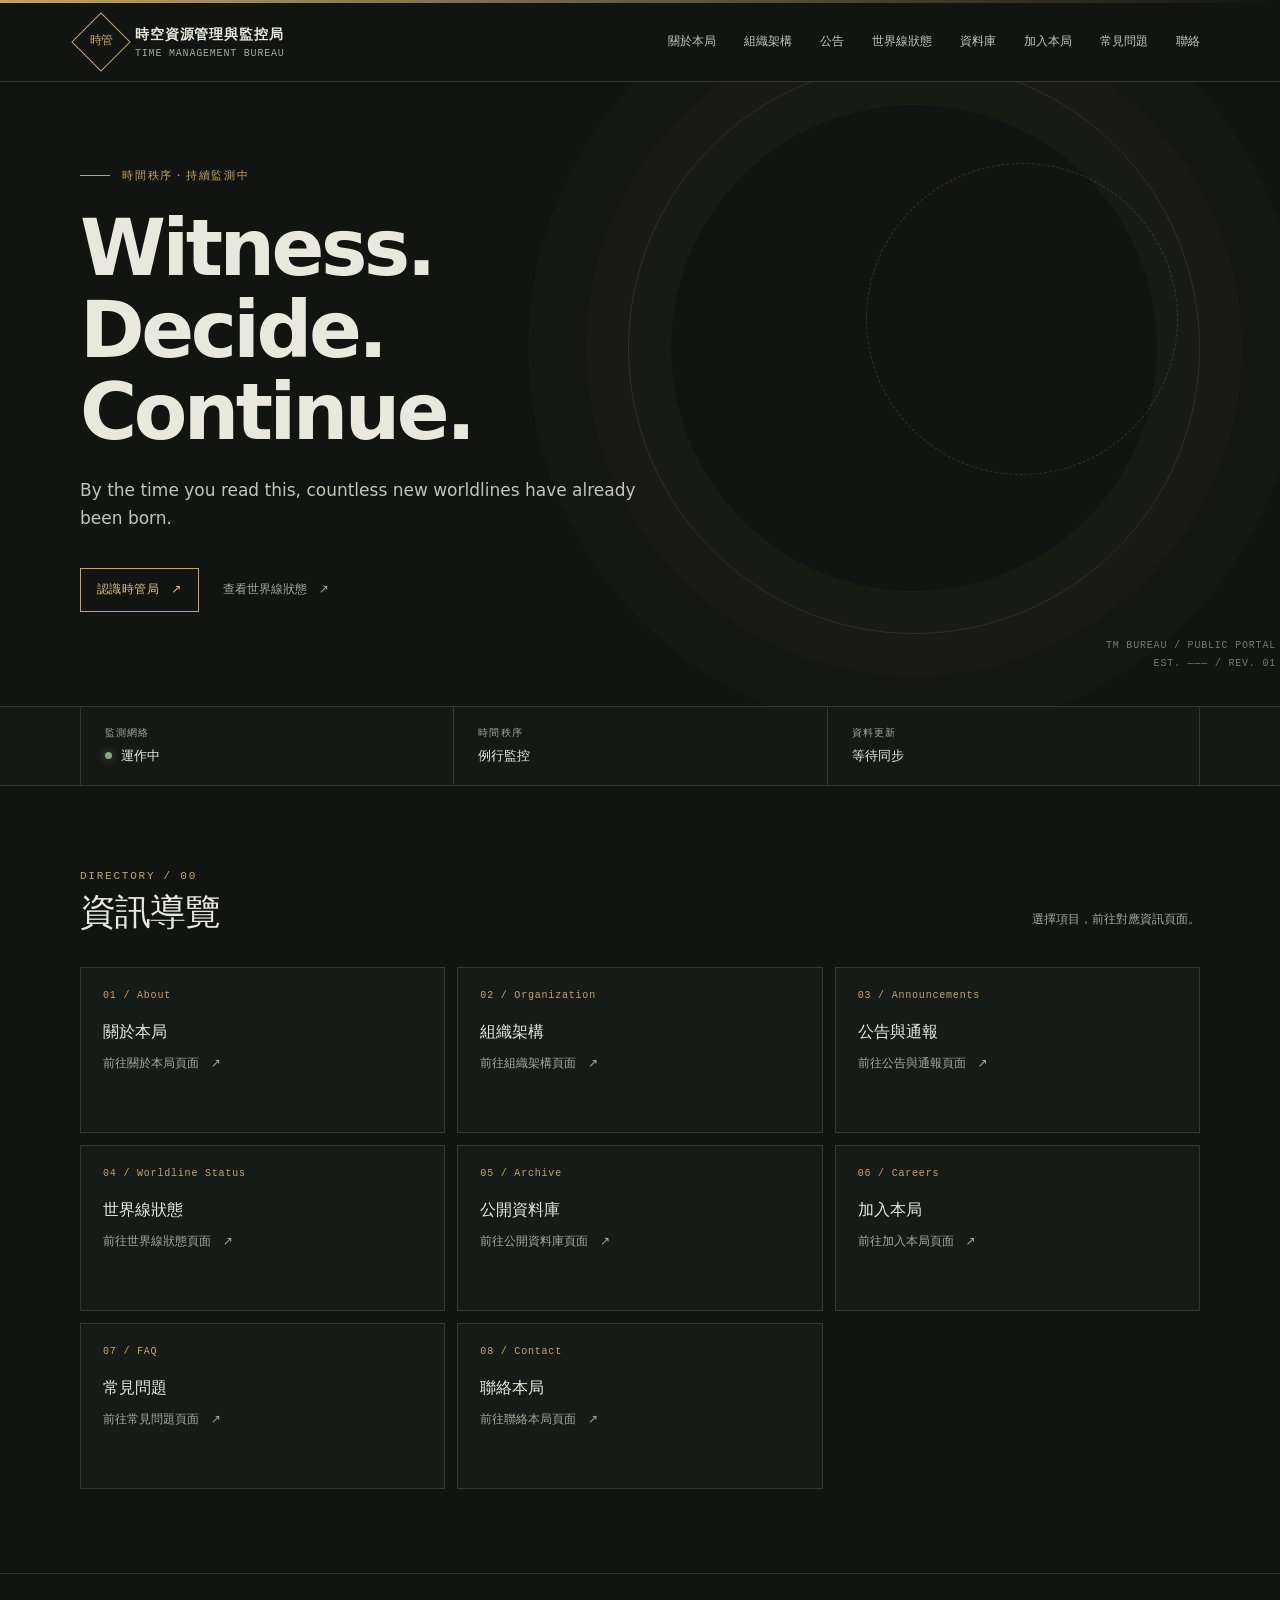
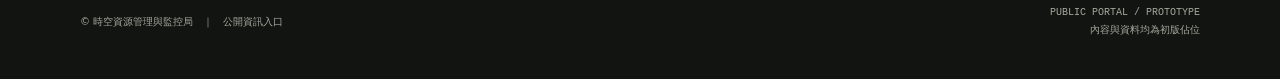
<file: index.html>
<!doctype html>
<html lang="zh-Hant">
<head>
  <meta charset="utf-8">
  <meta name="viewport" content="width=device-width, initial-scale=1">
  <meta name="theme-color" content="#111411">
  <title>時空資源管理與監控局｜Time Management Bureau</title>
  <link rel="stylesheet" href="style.css">
</head>
<body>
  <div class="topline"></div>
  <header><div class="wrap head">
    <a class="brand" href="index.html" aria-label="時管局首頁"><div class="seal"><span>時管</span></div><div><div class="brand-name">時空資源管理與監控局</div><div class="brand-en">TIME MANAGEMENT BUREAU</div></div></a>
    <button class="nav-toggle" aria-expanded="false" aria-controls="main-nav">選單　＋</button>
    <nav id="main-nav" aria-label="主要導覽"><a href="about.html">關於本局</a><a href="organization.html">組織架構</a><a href="announcements.html">公告</a><a href="worldline.html">世界線狀態</a><a href="archive.html">資料庫</a><a href="careers.html">加入本局</a><a href="faq.html">常見問題</a><a href="contact.html">聯絡</a></nav>
  </div></header>
  <main id="top">
    <section class="hero"><div class="wrap hero-inner"><div class="eyebrow">時間秩序・持續監測中</div><h1><span>Witness.</span><span>Decide.</span><span>Continue.</span></h1><p class="subtitle">By the time you read this, countless new worldlines have already been born.</p><div class="hero-actions"><a class="button" href="about.html">認識時管局 <span>↗</span></a><a class="text-link" href="worldline.html">查看世界線狀態　↗</a></div></div><div class="hero-stamp">TM BUREAU / PUBLIC PORTAL<br>EST. ——— / REV. 01</div></section>
    <div class="status-strip" aria-label="局務概況"><div class="wrap status-grid"><div class="status-item"><div class="status-label">監測網絡</div><div class="status-value"><i class="dot"></i>運作中</div></div><div class="status-item"><div class="status-label">時間秩序</div><div class="status-value">例行監控</div></div><div class="status-item"><div class="status-label">資料更新</div><div class="status-value">等待同步</div></div></div></div>
    <section class="section home-links"><div class="wrap"><div class="section-head"><div><div class="kicker">DIRECTORY / 00</div><h2>資訊導覽</h2></div><p class="section-note">選擇項目，前往對應資訊頁面。</p></div><div class="org-grid"><a class="card" href="about.html"><div class="card-id">01 / About</div><h3>關於本局</h3><p>前往關於本局頁面　↗</p></a>
<a class="card" href="organization.html"><div class="card-id">02 / Organization</div><h3>組織架構</h3><p>前往組織架構頁面　↗</p></a>
<a class="card" href="announcements.html"><div class="card-id">03 / Announcements</div><h3>公告與通報</h3><p>前往公告與通報頁面　↗</p></a>
<a class="card" href="worldline.html"><div class="card-id">04 / Worldline Status</div><h3>世界線狀態</h3><p>前往世界線狀態頁面　↗</p></a>
<a class="card" href="archive.html"><div class="card-id">05 / Archive</div><h3>公開資料庫</h3><p>前往公開資料庫頁面　↗</p></a>
<a class="card" href="careers.html"><div class="card-id">06 / Careers</div><h3>加入本局</h3><p>前往加入本局頁面　↗</p></a>
<a class="card" href="faq.html"><div class="card-id">07 / FAQ</div><h3>常見問題</h3><p>前往常見問題頁面　↗</p></a>
<a class="card" href="contact.html"><div class="card-id">08 / Contact</div><h3>聯絡本局</h3><p>前往聯絡本局頁面　↗</p></a></div></div></section>
  </main>
  <footer><div class="wrap foot"><div>© 時空資源管理與監控局　｜　公開資訊入口</div><div class="foot-meta">PUBLIC PORTAL / PROTOTYPE<br>內容與資料均為初版佔位</div></div></footer><script src="script.js"></script>
</body>
</html>
</file>
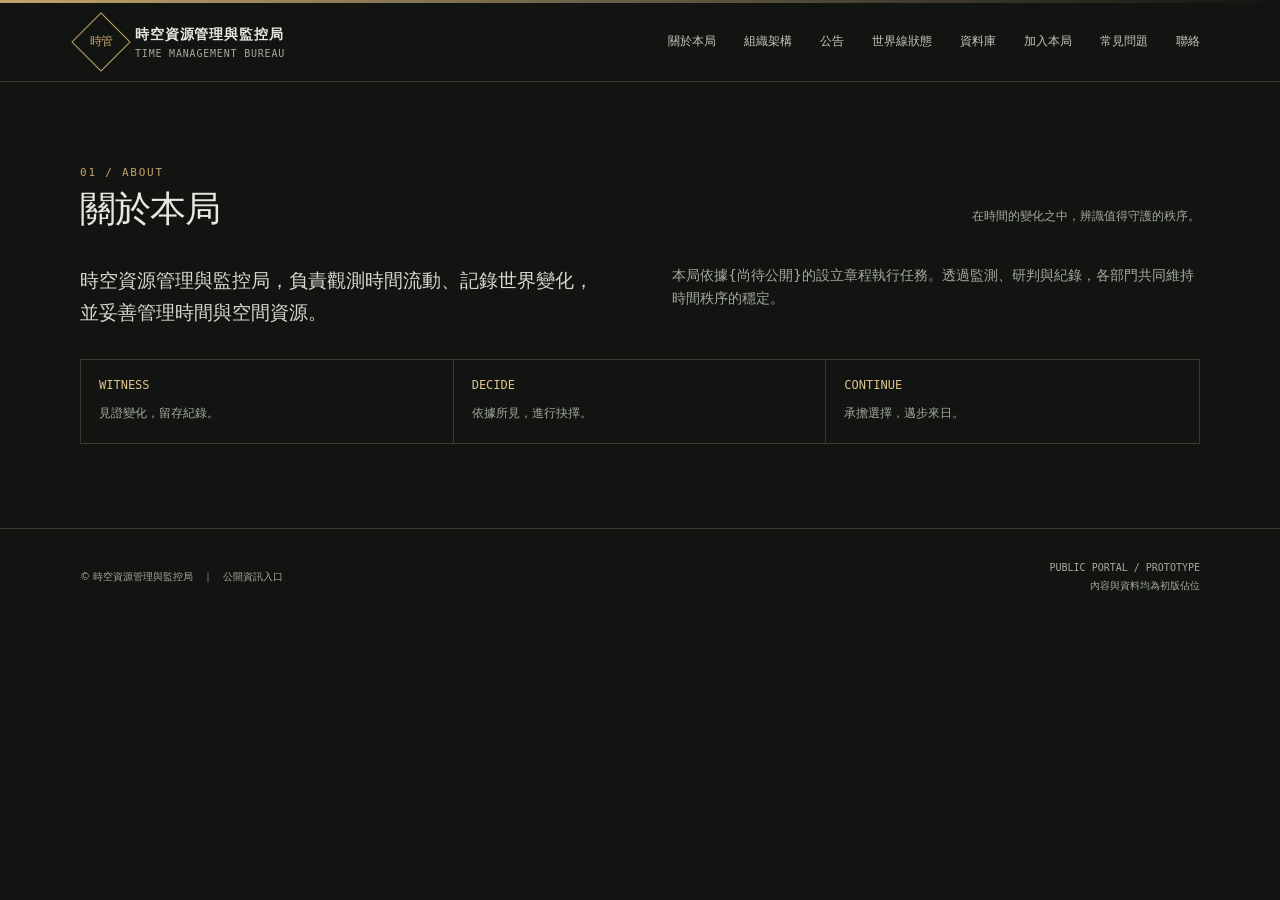
<file: about.html>
<!doctype html>
<html lang="zh-Hant">
<head>
  <meta charset="utf-8">
  <meta name="viewport" content="width=device-width, initial-scale=1">
  <meta name="theme-color" content="#111411">
  <title>關於本局｜時空資源管理與監控局</title>
  <link rel="stylesheet" href="style.css">
</head>
<body>
  <div class="topline"></div>
  <header><div class="wrap head">
    <a class="brand" href="index.html" aria-label="時管局首頁"><div class="seal"><span>時管</span></div><div><div class="brand-name">時空資源管理與監控局</div><div class="brand-en">TIME MANAGEMENT BUREAU</div></div></a>
    <button class="nav-toggle" aria-expanded="false" aria-controls="main-nav">選單　＋</button>
    <nav id="main-nav" aria-label="主要導覽"><a href="about.html">關於本局</a><a href="organization.html">組織架構</a><a href="announcements.html">公告</a><a href="worldline.html">世界線狀態</a><a href="archive.html">資料庫</a><a href="careers.html">加入本局</a><a href="faq.html">常見問題</a><a href="contact.html">聯絡</a></nav>
  </div></header>
  <main><section class="section page-section" id="about">
      <div class="wrap"><div class="section-head"><div><div class="kicker">01 / About</div><h2>關於本局</h2></div><p class="section-note">在時間的變化之中，辨識值得守護的秩序。</p></div>
        <div class="about-grid"><p class="lead">時空資源管理與監控局，負責觀測時間流動、記錄世界變化，並妥善管理時間與空間資源。</p><div><p class="body-copy">本局依據{尚待公開}的設立章程執行任務。透過監測、研判與紀錄，各部門共同維持時間秩序的穩定。</p></div></div>
        <div class="principles"><div class="principle"><b>WITNESS</b><span>見證變化，留存紀錄。</span></div><div class="principle"><b>DECIDE</b><span>依據所見，進行抉擇。</span></div><div class="principle"><b>CONTINUE</b><span>承擔選擇，邁步來日。</span></div></div>
      </div>
    </section></main>
<footer><div class="wrap foot"><div>© 時空資源管理與監控局　｜　公開資訊入口</div><div class="foot-meta">PUBLIC PORTAL / PROTOTYPE<br>內容與資料均為初版佔位</div></div></footer><script src="script.js"></script>
</body>
</html>
</file>
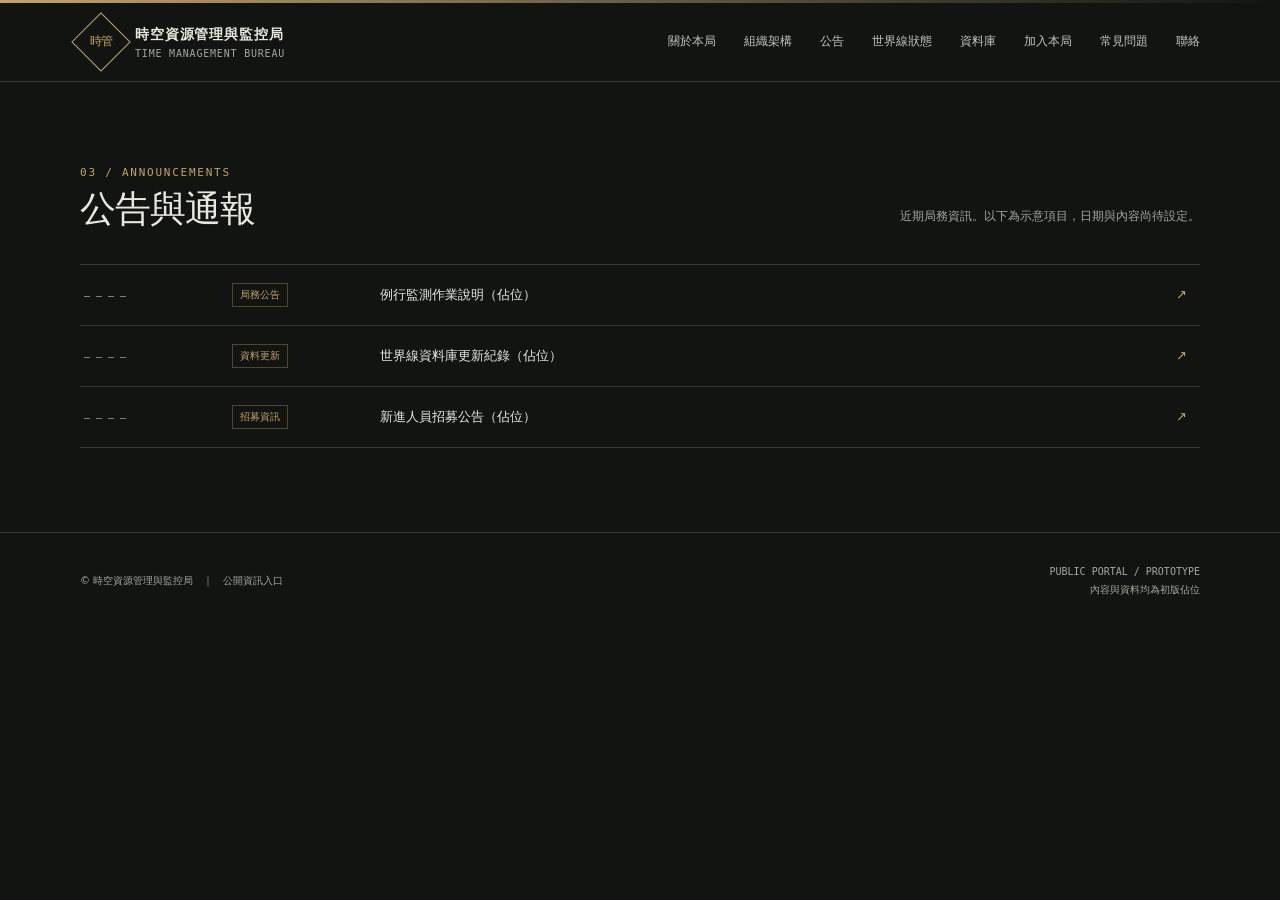
<file: announcements.html>
<!doctype html>
<html lang="zh-Hant">
<head>
  <meta charset="utf-8">
  <meta name="viewport" content="width=device-width, initial-scale=1">
  <meta name="theme-color" content="#111411">
  <title>公告與通報｜時空資源管理與監控局</title>
  <link rel="stylesheet" href="style.css">
</head>
<body>
  <div class="topline"></div>
  <header><div class="wrap head">
    <a class="brand" href="index.html" aria-label="時管局首頁"><div class="seal"><span>時管</span></div><div><div class="brand-name">時空資源管理與監控局</div><div class="brand-en">TIME MANAGEMENT BUREAU</div></div></a>
    <button class="nav-toggle" aria-expanded="false" aria-controls="main-nav">選單　＋</button>
    <nav id="main-nav" aria-label="主要導覽"><a href="about.html">關於本局</a><a href="organization.html">組織架構</a><a href="announcements.html">公告</a><a href="worldline.html">世界線狀態</a><a href="archive.html">資料庫</a><a href="careers.html">加入本局</a><a href="faq.html">常見問題</a><a href="contact.html">聯絡</a></nav>
  </div></header>
  <main><section class="section page-section" id="announcements">
      <div class="wrap"><div class="section-head"><div><div class="kicker">03 / Announcements</div><h2>公告與通報</h2></div><p class="section-note">近期局務資訊。以下為示意項目，日期與內容尚待設定。</p></div>
        <div class="news-list"><a class="news-row" href="#announcements"><time>— — — —</time><span class="tag">局務公告</span><span class="news-title">例行監測作業說明（佔位）</span><span class="arrow">↗</span></a><a class="news-row" href="#announcements"><time>— — — —</time><span class="tag">資料更新</span><span class="news-title">世界線資料庫更新紀錄（佔位）</span><span class="arrow">↗</span></a><a class="news-row" href="#announcements"><time>— — — —</time><span class="tag">招募資訊</span><span class="news-title">新進人員招募公告（佔位）</span><span class="arrow">↗</span></a></div>
      </div>
    </section></main>
<footer><div class="wrap foot"><div>© 時空資源管理與監控局　｜　公開資訊入口</div><div class="foot-meta">PUBLIC PORTAL / PROTOTYPE<br>內容與資料均為初版佔位</div></div></footer><script src="script.js"></script>
</body>
</html>
</file>
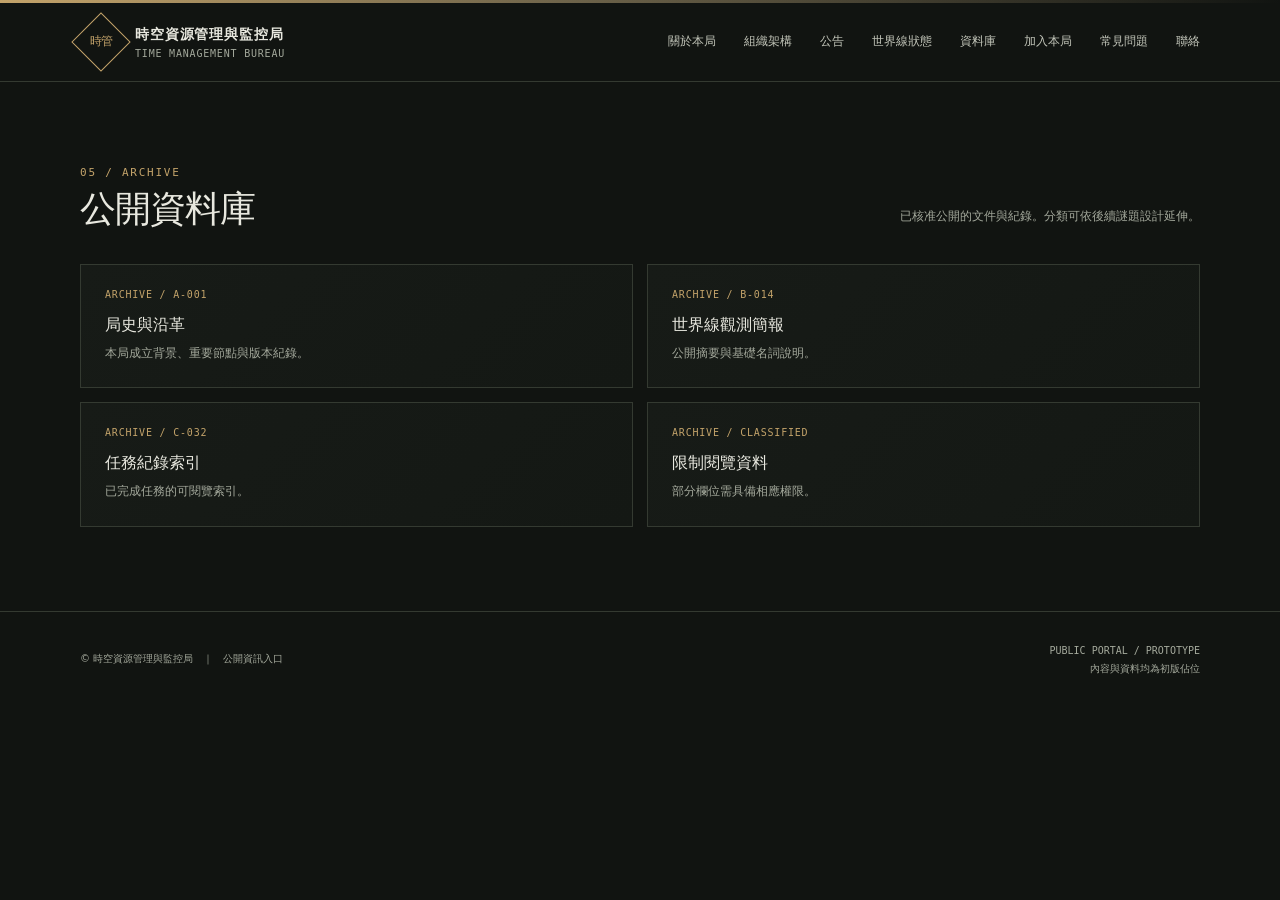
<file: archive.html>
<!doctype html>
<html lang="zh-Hant">
<head>
  <meta charset="utf-8">
  <meta name="viewport" content="width=device-width, initial-scale=1">
  <meta name="theme-color" content="#111411">
  <title>公開資料庫｜時空資源管理與監控局</title>
  <link rel="stylesheet" href="style.css">
</head>
<body>
  <div class="topline"></div>
  <header><div class="wrap head">
    <a class="brand" href="index.html" aria-label="時管局首頁"><div class="seal"><span>時管</span></div><div><div class="brand-name">時空資源管理與監控局</div><div class="brand-en">TIME MANAGEMENT BUREAU</div></div></a>
    <button class="nav-toggle" aria-expanded="false" aria-controls="main-nav">選單　＋</button>
    <nav id="main-nav" aria-label="主要導覽"><a href="about.html">關於本局</a><a href="organization.html">組織架構</a><a href="announcements.html">公告</a><a href="worldline.html">世界線狀態</a><a href="archive.html">資料庫</a><a href="careers.html">加入本局</a><a href="faq.html">常見問題</a><a href="contact.html">聯絡</a></nav>
  </div></header>
  <main><section class="section page-section" id="archive">
      <div class="wrap"><div class="section-head"><div><div class="kicker">05 / Archive</div><h2>公開資料庫</h2></div><p class="section-note">已核准公開的文件與紀錄。分類可依後續謎題設計延伸。</p></div>
        <div class="archive-grid"><a class="archive-card" href="#archive"><div class="card-id">ARCHIVE / A-001</div><h3>局史與沿革</h3><p>本局成立背景、重要節點與版本紀錄。</p></a><a class="archive-card" href="#archive"><div class="card-id">ARCHIVE / B-014</div><h3>世界線觀測簡報</h3><p>公開摘要與基礎名詞說明。</p></a><a class="archive-card" href="#archive"><div class="card-id">ARCHIVE / C-032</div><h3>任務紀錄索引</h3><p>已完成任務的可閱覽索引。</p></a><a class="archive-card" href="#archive"><div class="card-id">ARCHIVE / CLASSIFIED</div><h3>限制閱覽資料</h3><p>部分欄位需具備相應權限。</p></a></div>
      </div>
    </section></main>
<footer><div class="wrap foot"><div>© 時空資源管理與監控局　｜　公開資訊入口</div><div class="foot-meta">PUBLIC PORTAL / PROTOTYPE<br>內容與資料均為初版佔位</div></div></footer><script src="script.js"></script>
</body>
</html>
</file>
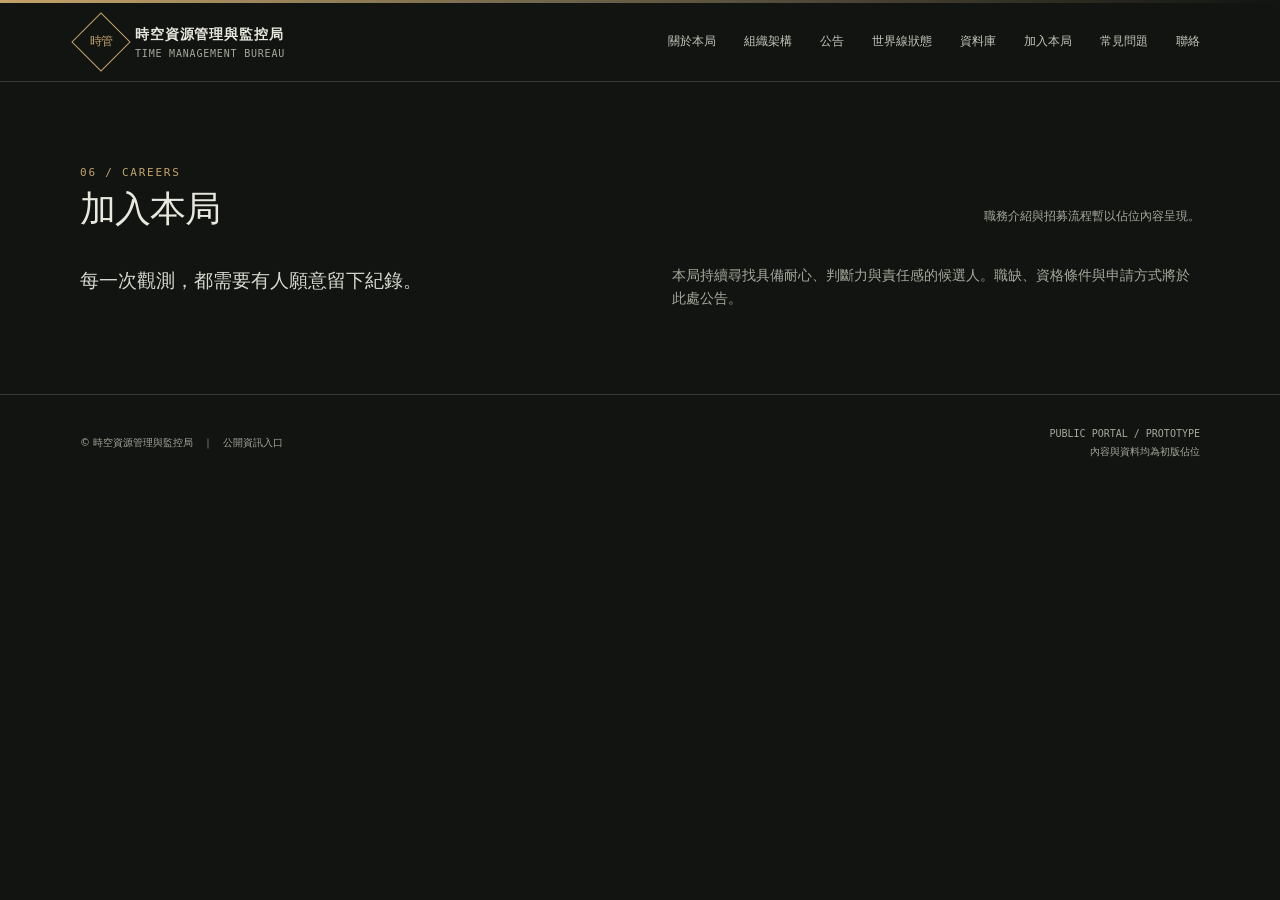
<file: careers.html>
<!doctype html>
<html lang="zh-Hant">
<head>
  <meta charset="utf-8">
  <meta name="viewport" content="width=device-width, initial-scale=1">
  <meta name="theme-color" content="#111411">
  <title>加入本局｜時空資源管理與監控局</title>
  <link rel="stylesheet" href="style.css">
</head>
<body>
  <div class="topline"></div>
  <header><div class="wrap head">
    <a class="brand" href="index.html" aria-label="時管局首頁"><div class="seal"><span>時管</span></div><div><div class="brand-name">時空資源管理與監控局</div><div class="brand-en">TIME MANAGEMENT BUREAU</div></div></a>
    <button class="nav-toggle" aria-expanded="false" aria-controls="main-nav">選單　＋</button>
    <nav id="main-nav" aria-label="主要導覽"><a href="about.html">關於本局</a><a href="organization.html">組織架構</a><a href="announcements.html">公告</a><a href="worldline.html">世界線狀態</a><a href="archive.html">資料庫</a><a href="careers.html">加入本局</a><a href="faq.html">常見問題</a><a href="contact.html">聯絡</a></nav>
  </div></header>
  <main><section class="section page-section" id="careers">
      <div class="wrap"><div class="section-head"><div><div class="kicker">06 / Careers</div><h2>加入本局</h2></div><p class="section-note">職務介紹與招募流程暫以佔位內容呈現。</p></div>
        <div class="about-grid"><p class="lead">每一次觀測，都需要有人願意留下紀錄。</p><p class="body-copy">本局持續尋找具備耐心、判斷力與責任感的候選人。職缺、資格條件與申請方式將於此處公告。</p></div>
      </div>
    </section></main>
<footer><div class="wrap foot"><div>© 時空資源管理與監控局　｜　公開資訊入口</div><div class="foot-meta">PUBLIC PORTAL / PROTOTYPE<br>內容與資料均為初版佔位</div></div></footer><script src="script.js"></script>
</body>
</html>
</file>
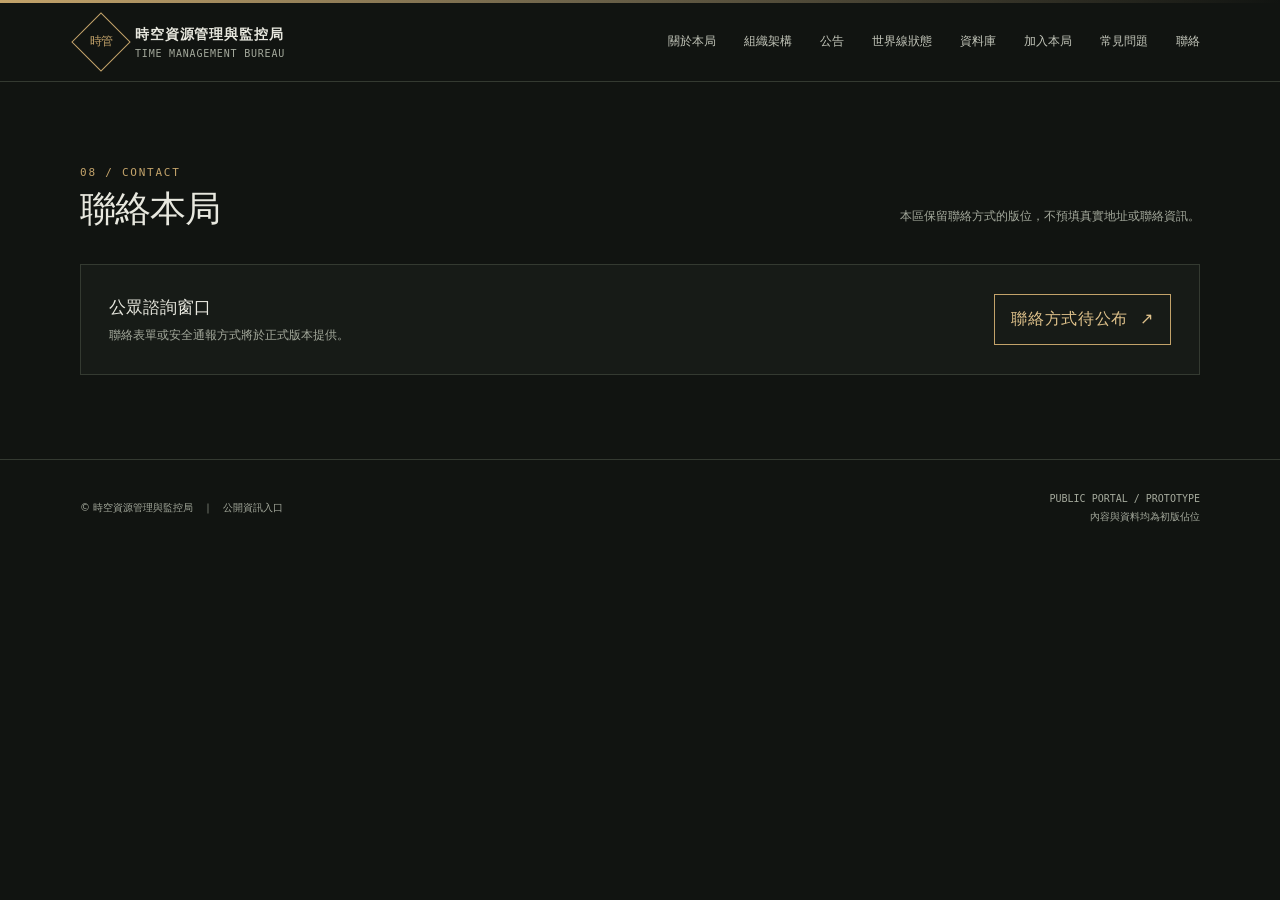
<file: contact.html>
<!doctype html>
<html lang="zh-Hant">
<head>
  <meta charset="utf-8">
  <meta name="viewport" content="width=device-width, initial-scale=1">
  <meta name="theme-color" content="#111411">
  <title>聯絡本局｜時空資源管理與監控局</title>
  <link rel="stylesheet" href="style.css">
</head>
<body>
  <div class="topline"></div>
  <header><div class="wrap head">
    <a class="brand" href="index.html" aria-label="時管局首頁"><div class="seal"><span>時管</span></div><div><div class="brand-name">時空資源管理與監控局</div><div class="brand-en">TIME MANAGEMENT BUREAU</div></div></a>
    <button class="nav-toggle" aria-expanded="false" aria-controls="main-nav">選單　＋</button>
    <nav id="main-nav" aria-label="主要導覽"><a href="about.html">關於本局</a><a href="organization.html">組織架構</a><a href="announcements.html">公告</a><a href="worldline.html">世界線狀態</a><a href="archive.html">資料庫</a><a href="careers.html">加入本局</a><a href="faq.html">常見問題</a><a href="contact.html">聯絡</a></nav>
  </div></header>
  <main><section class="section page-section" id="contact">
      <div class="wrap"><div class="section-head"><div><div class="kicker">08 / Contact</div><h2>聯絡本局</h2></div><p class="section-note">本區保留聯絡方式的版位，不預填真實地址或聯絡資訊。</p></div>
        <div class="contact-box"><div><h3>公眾諮詢窗口</h3><p>聯絡表單或安全通報方式將於正式版本提供。</p></div><a class="button" href="#contact">聯絡方式待公布 <span>↗</span></a></div>
      </div>
    </section></main>
<footer><div class="wrap foot"><div>© 時空資源管理與監控局　｜　公開資訊入口</div><div class="foot-meta">PUBLIC PORTAL / PROTOTYPE<br>內容與資料均為初版佔位</div></div></footer><script src="script.js"></script>
</body>
</html>
</file>
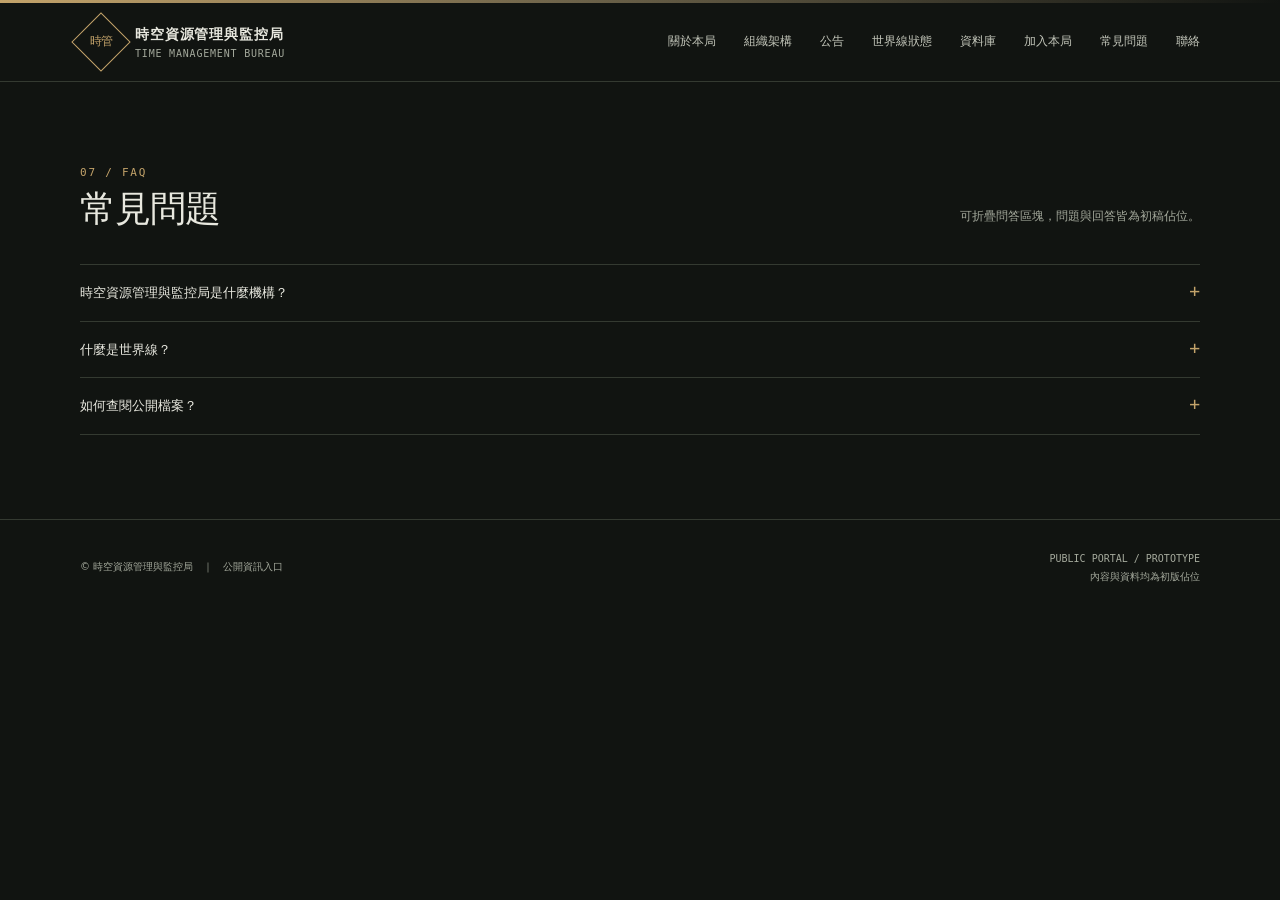
<file: faq.html>
<!doctype html>
<html lang="zh-Hant">
<head>
  <meta charset="utf-8">
  <meta name="viewport" content="width=device-width, initial-scale=1">
  <meta name="theme-color" content="#111411">
  <title>常見問題｜時空資源管理與監控局</title>
  <link rel="stylesheet" href="style.css">
</head>
<body>
  <div class="topline"></div>
  <header><div class="wrap head">
    <a class="brand" href="index.html" aria-label="時管局首頁"><div class="seal"><span>時管</span></div><div><div class="brand-name">時空資源管理與監控局</div><div class="brand-en">TIME MANAGEMENT BUREAU</div></div></a>
    <button class="nav-toggle" aria-expanded="false" aria-controls="main-nav">選單　＋</button>
    <nav id="main-nav" aria-label="主要導覽"><a href="about.html">關於本局</a><a href="organization.html">組織架構</a><a href="announcements.html">公告</a><a href="worldline.html">世界線狀態</a><a href="archive.html">資料庫</a><a href="careers.html">加入本局</a><a href="faq.html">常見問題</a><a href="contact.html">聯絡</a></nav>
  </div></header>
  <main><section class="section page-section" id="faq">
      <div class="wrap"><div class="section-head"><div><div class="kicker">07 / FAQ</div><h2>常見問題</h2></div><p class="section-note">可折疊問答區塊，問題與回答皆為初稿佔位。</p></div>
        <div class="faq"><details><summary>時空資源管理與監控局是什麼機構？</summary><p>本局為負責觀測與管理時間秩序的虛構機構。此回答將依正式世界觀設定修訂。</p></details><details><summary>什麼是世界線？</summary><p>世界線為描述不同時間發展路徑的工作用語。詳細定義與分類尚待補充。</p></details><details><summary>如何查閱公開檔案？</summary><p>請由公開資料庫的分類索引開始；部分檔案可能受到閱覽權限限制。</p></details></div>
      </div>
    </section></main>
<footer><div class="wrap foot"><div>© 時空資源管理與監控局　｜　公開資訊入口</div><div class="foot-meta">PUBLIC PORTAL / PROTOTYPE<br>內容與資料均為初版佔位</div></div></footer><script src="script.js"></script>
</body>
</html>
</file>
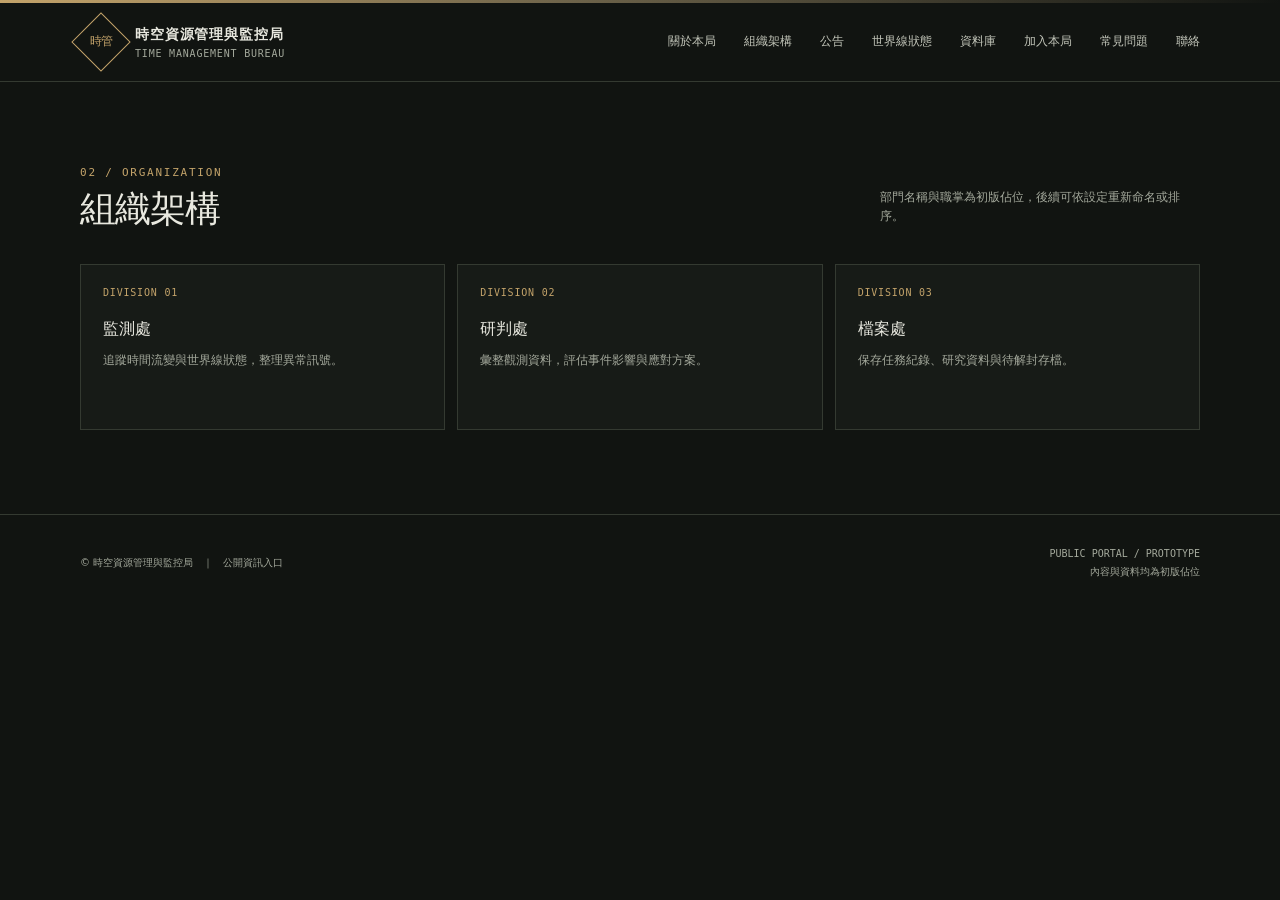
<file: organization.html>
<!doctype html>
<html lang="zh-Hant">
<head>
  <meta charset="utf-8">
  <meta name="viewport" content="width=device-width, initial-scale=1">
  <meta name="theme-color" content="#111411">
  <title>組織架構｜時空資源管理與監控局</title>
  <link rel="stylesheet" href="style.css">
</head>
<body>
  <div class="topline"></div>
  <header><div class="wrap head">
    <a class="brand" href="index.html" aria-label="時管局首頁"><div class="seal"><span>時管</span></div><div><div class="brand-name">時空資源管理與監控局</div><div class="brand-en">TIME MANAGEMENT BUREAU</div></div></a>
    <button class="nav-toggle" aria-expanded="false" aria-controls="main-nav">選單　＋</button>
    <nav id="main-nav" aria-label="主要導覽"><a href="about.html">關於本局</a><a href="organization.html">組織架構</a><a href="announcements.html">公告</a><a href="worldline.html">世界線狀態</a><a href="archive.html">資料庫</a><a href="careers.html">加入本局</a><a href="faq.html">常見問題</a><a href="contact.html">聯絡</a></nav>
  </div></header>
  <main><section class="section page-section" id="organization">
      <div class="wrap"><div class="section-head"><div><div class="kicker">02 / Organization</div><h2>組織架構</h2></div><p class="section-note">部門名稱與職掌為初版佔位，後續可依設定重新命名或排序。</p></div>
        <div class="org-grid"><article class="card"><div class="card-id">DIVISION 01</div><h3>監測處</h3><p>追蹤時間流變與世界線狀態，整理異常訊號。</p></article><article class="card"><div class="card-id">DIVISION 02</div><h3>研判處</h3><p>彙整觀測資料，評估事件影響與應對方案。</p></article><article class="card"><div class="card-id">DIVISION 03</div><h3>檔案處</h3><p>保存任務紀錄、研究資料與待解封存檔。</p></article></div>
      </div>
    </section></main>
<footer><div class="wrap foot"><div>© 時空資源管理與監控局　｜　公開資訊入口</div><div class="foot-meta">PUBLIC PORTAL / PROTOTYPE<br>內容與資料均為初版佔位</div></div></footer><script src="script.js"></script>
</body>
</html>
</file>
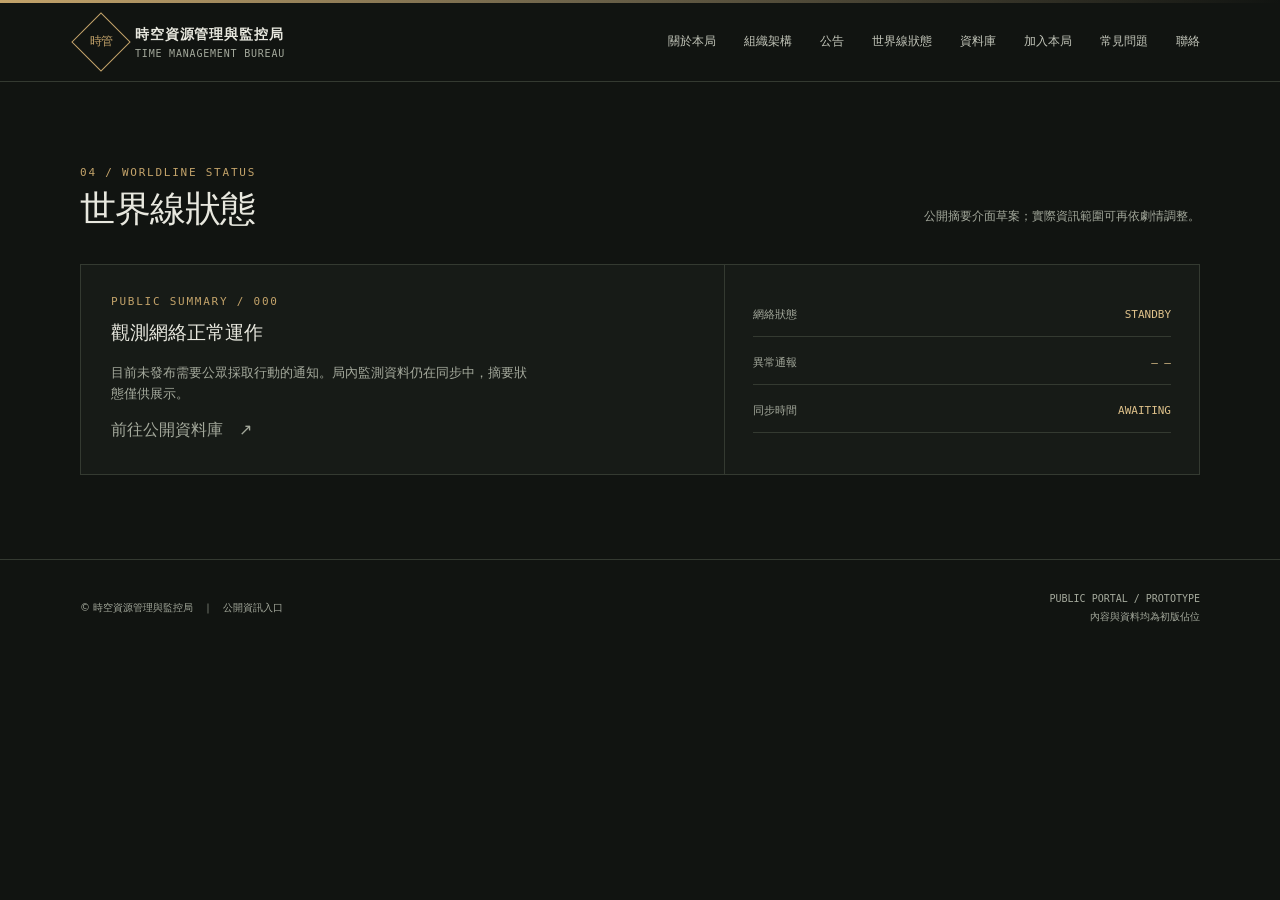
<file: worldline.html>
<!doctype html>
<html lang="zh-Hant">
<head>
  <meta charset="utf-8">
  <meta name="viewport" content="width=device-width, initial-scale=1">
  <meta name="theme-color" content="#111411">
  <title>世界線狀態｜時空資源管理與監控局</title>
  <link rel="stylesheet" href="style.css">
</head>
<body>
  <div class="topline"></div>
  <header><div class="wrap head">
    <a class="brand" href="index.html" aria-label="時管局首頁"><div class="seal"><span>時管</span></div><div><div class="brand-name">時空資源管理與監控局</div><div class="brand-en">TIME MANAGEMENT BUREAU</div></div></a>
    <button class="nav-toggle" aria-expanded="false" aria-controls="main-nav">選單　＋</button>
    <nav id="main-nav" aria-label="主要導覽"><a href="about.html">關於本局</a><a href="organization.html">組織架構</a><a href="announcements.html">公告</a><a href="worldline.html">世界線狀態</a><a href="archive.html">資料庫</a><a href="careers.html">加入本局</a><a href="faq.html">常見問題</a><a href="contact.html">聯絡</a></nav>
  </div></header>
  <main><section class="section page-section" id="worldline">
      <div class="wrap"><div class="section-head"><div><div class="kicker">04 / Worldline Status</div><h2>世界線狀態</h2></div><p class="section-note">公開摘要介面草案；實際資訊範圍可再依劇情調整。</p></div>
        <div class="worldline"><div class="worldline-copy"><div class="kicker">PUBLIC SUMMARY / 000</div><h3>觀測網絡正常運作</h3><p>目前未發布需要公眾採取行動的通知。局內監測資料仍在同步中，摘要狀態僅供展示。</p><a class="text-link" href="#archive">前往公開資料庫　↗</a></div><div class="readout"><div class="readout-row"><span>網絡狀態</span><span>STANDBY</span></div><div class="readout-row"><span>異常通報</span><span>— —</span></div><div class="readout-row"><span>同步時間</span><span>AWAITING</span></div></div></div>
      </div>
    </section></main>
<footer><div class="wrap foot"><div>© 時空資源管理與監控局　｜　公開資訊入口</div><div class="foot-meta">PUBLIC PORTAL / PROTOTYPE<br>內容與資料均為初版佔位</div></div></footer><script src="script.js"></script>
</body>
</html>
</file>
<file: style.css>
:root {
      color-scheme: dark;
      --bg: #111411;
      --panel: #171b17;
      --panel-soft: #1c211c;
      --line: #343a31;
      --text: #e8e8df;
      --muted: #a4a99c;
      --brass: #c3a36a;
      --brass-bright: #dfc28b;
      --green: #8ca47a;
      --mono: "IBM Plex Mono", "Cascadia Code", Consolas, monospace;
      --sans: Inter, "Noto Sans TC", "Microsoft JhengHei", system-ui, sans-serif;
      font-family: var(--sans);
      scroll-behavior: smooth;
    }
    * { box-sizing: border-box; }
    body { margin: 0; background: var(--bg); color: var(--text); line-height: 1.65; }
    a { color: inherit; text-decoration: none; }
    a:hover { color: var(--brass-bright); }
    .wrap { width: min(1120px, calc(100% - 48px)); margin: 0 auto; }
    .topline { height: 3px; background: linear-gradient(90deg, var(--brass), #6d634a 45%, transparent); }
    header { border-bottom: 1px solid var(--line); background: rgba(17,20,17,.96); }
    .head { min-height: 78px; display: flex; align-items: center; justify-content: space-between; gap: 28px; }
    .brand { display: flex; align-items: center; gap: 13px; min-width: 250px; }
    .seal { width: 42px; height: 42px; border: 1px solid var(--brass); color: var(--brass); display: grid; place-items: center; font-family: var(--mono); font-size: 12px; letter-spacing: -.08em; transform: rotate(45deg); }
    .seal span { transform: rotate(-45deg); }
    .brand-name { font-size: 14px; font-weight: 650; letter-spacing: .06em; line-height: 1.35; }
    .brand-en { font: 10px var(--mono); color: var(--muted); letter-spacing: .08em; margin-top: 4px; }
    nav { display: flex; gap: clamp(14px, 2.2vw, 28px); align-items: center; font-size: 12px; color: #c3c6ba; }
    nav a { white-space: nowrap; }
    .nav-toggle { display: none; border: 1px solid var(--line); color: var(--text); background: none; padding: 8px 11px; font: 12px var(--mono); }
    .hero { min-height: 510px; position: relative; overflow: hidden; display: flex; align-items: center; border-bottom: 1px solid var(--line); }
    .hero::before { content: ""; position: absolute; width: 570px; height: 570px; right: max(-60px, calc((100vw - 1120px)/2)); top: -20px; border: 1px solid rgba(195,163,106,.19); border-radius: 50%; box-shadow: 0 0 0 42px rgba(195,163,106,.025), 0 0 0 100px rgba(195,163,106,.018), inset 0 0 0 42px rgba(195,163,106,.04); }
    .hero::after { content: ""; position: absolute; right: 8%; top: 13%; width: 310px; height: 310px; border: 1px dashed rgba(195,163,106,.22); border-radius: 50%; }
    .hero-inner { position: relative; z-index: 1; padding: 86px 0 94px; }
    .eyebrow, .kicker { font: 11px var(--mono); text-transform: uppercase; letter-spacing: .16em; color: var(--brass); }
    .eyebrow { display: flex; align-items: center; gap: 12px; }
    .eyebrow::before { content: ""; width: 30px; height: 1px; background: var(--brass); }
    h1 { margin: 25px 0 22px; max-width: 720px; font-size: clamp(42px, 7vw, 78px); line-height: 1.05; letter-spacing: -.045em; font-weight: 620; }
    h1 span { display: block; }
    .subtitle { color: #c1c4b8; font-size: clamp(14px, 1.7vw, 17px); max-width: 600px; margin: 0; }
    .hero-actions { display: flex; align-items: center; gap: 24px; margin-top: 36px; font-size: 12px; }
    .button { display: inline-flex; align-items: center; gap: 12px; border: 1px solid var(--brass); color: var(--brass-bright); padding: 11px 16px; letter-spacing: .04em; }
    .button:hover { background: rgba(195,163,106,.1); }
    .text-link { color: var(--muted); }
    .hero-stamp { position: absolute; z-index: 1; right: 4px; bottom: 33px; color: #74796e; font: 10px/1.8 var(--mono); text-align: right; letter-spacing: .08em; }
    .status-strip { border-bottom: 1px solid var(--line); background: #151915; }
    .status-grid { display: grid; grid-template-columns: repeat(3,1fr); }
    .status-item { padding: 19px 24px; border-left: 1px solid var(--line); }
    .status-item:last-child { border-right: 1px solid var(--line); }
    .status-label { font: 10px var(--mono); color: var(--muted); letter-spacing: .11em; text-transform: uppercase; }
    .status-value { display: flex; align-items: center; gap: 9px; margin-top: 5px; font-size: 13px; }
    .dot { width: 7px; height: 7px; border-radius: 50%; background: var(--green); box-shadow: 0 0 9px rgba(140,164,122,.55); }
    section { scroll-margin-top: 24px; }
    .section { padding: 84px 0; border-bottom: 1px solid var(--line); }
    .section-head { display: flex; align-items: end; justify-content: space-between; gap: 25px; margin-bottom: 34px; }
    .section-head h2 { margin: 8px 0 0; font-size: clamp(26px, 4vw, 36px); line-height: 1.2; letter-spacing: -.03em; font-weight: 570; }
    .section-note { color: var(--muted); font-size: 12px; max-width: 320px; margin: 0 0 3px; }
    .about-grid { display: grid; grid-template-columns: 1fr 1fr; gap: 64px; }
    .lead { font-size: 19px; color: #d7d9cf; line-height: 1.7; margin: 0; }
    .body-copy { color: var(--muted); font-size: 14px; margin: 0; }
    .principles { margin-top: 30px; display: grid; grid-template-columns: repeat(3,1fr); border: 1px solid var(--line); }
    .principle { padding: 18px; border-right: 1px solid var(--line); }
    .principle:last-child { border: 0; }
    .principle b { display: block; color: var(--brass-bright); font: 12px var(--mono); margin-bottom: 7px; }
    .principle span { color: var(--muted); font-size: 12px; }
    .org-grid { display: grid; grid-template-columns: repeat(3,1fr); gap: 12px; }
    .card { background: var(--panel); border: 1px solid var(--line); padding: 22px; min-height: 166px; }
    .card-id { color: var(--brass); font: 10px var(--mono); letter-spacing: .08em; }
    .card h3 { margin: 18px 0 8px; font-size: 16px; font-weight: 570; }
    .card p { color: var(--muted); font-size: 12px; margin: 0; }
    .news-list { border-top: 1px solid var(--line); }
    .news-row { display: grid; grid-template-columns: 130px 130px 1fr 20px; gap: 18px; align-items: center; padding: 18px 4px; border-bottom: 1px solid var(--line); font-size: 13px; }
    .news-row time, .tag { color: var(--muted); font: 10px var(--mono); }
    .tag { color: var(--brass); border: 1px solid rgba(195,163,106,.35); padding: 4px 7px; width: fit-content; }
    .arrow { color: var(--brass); }
    .worldline { display: grid; grid-template-columns: 1.15fr .85fr; border: 1px solid var(--line); background: var(--panel); }
    .worldline-copy { padding: 30px; }
    .worldline-copy h3 { font-size: 19px; margin: 9px 0; font-weight: 550; }
    .worldline-copy p { color: var(--muted); font-size: 13px; max-width: 420px; }
    .readout { padding: 28px; border-left: 1px solid var(--line); display: grid; align-content: center; gap: 17px; }
    .readout-row { display: flex; justify-content: space-between; gap: 20px; border-bottom: 1px solid var(--line); padding-bottom: 12px; font-size: 11px; }
    .readout-row span:first-child { color: var(--muted); }
    .readout-row span:last-child { color: var(--brass-bright); font-family: var(--mono); }
    .archive-grid { display: grid; grid-template-columns: 1fr 1fr; gap: 14px; }
    .archive-card { border: 1px solid var(--line); padding: 24px; background: linear-gradient(135deg, var(--panel), #141814); }
    .archive-card h3 { font-weight: 550; font-size: 16px; margin: 12px 0 5px; }
    .archive-card p { color: var(--muted); font-size: 12px; margin: 0; }
    .faq { border-top: 1px solid var(--line); }
    details { border-bottom: 1px solid var(--line); padding: 17px 0; }
    summary { cursor: pointer; list-style: none; font-size: 13px; display: flex; justify-content: space-between; gap: 20px; }
    summary::-webkit-details-marker { display: none; }
    summary::after { content: "+"; color: var(--brass); font: 18px var(--mono); line-height: 1; }
    details[open] summary::after { content: "−"; }
    details p { max-width: 720px; color: var(--muted); font-size: 12px; margin: 12px 30px 2px 0; }
    .contact-box { display: flex; justify-content: space-between; align-items: center; gap: 24px; border: 1px solid var(--line); padding: 28px; background: var(--panel); }
    .contact-box h3 { margin: 0 0 5px; font-size: 17px; font-weight: 550; }
    .contact-box p { margin: 0; color: var(--muted); font-size: 12px; }
    footer { padding: 30px 0 38px; color: var(--muted); font-size: 10px; }
    .foot { display: flex; justify-content: space-between; gap: 20px; align-items: center; }
    .foot-meta { font-family: var(--mono); text-align: right; line-height: 1.8; }
    @media (max-width: 820px) {
      .head { min-height: 70px; }
      .nav-toggle { display: block; }
      nav { display: none; position: absolute; z-index: 5; left: 0; right: 0; top: 70px; padding: 18px 24px 22px; background: #171b17; border-bottom: 1px solid var(--line); flex-wrap: wrap; }
      nav.open { display: flex; }
      .hero { min-height: 470px; }
      .hero::before { right: -270px; opacity: .8; }
      .hero::after { right: -110px; }
      .about-grid { gap: 30px; }
    }
    @media (max-width: 600px) {
      .wrap { width: min(100% - 36px, 1120px); }
      .brand { min-width: 0; }
      .brand-name { font-size: 12px; }
      .brand-en { font-size: 8px; }
      .seal { width: 36px; height: 36px; }
      .hero-inner { padding: 72px 0 95px; }
      .hero-stamp { bottom: 16px; font-size: 8px; }
      .status-grid { grid-template-columns: 1fr; }
      .status-item { border-right: 1px solid var(--line); border-bottom: 1px solid var(--line); padding: 13px 16px; }
      .status-item:last-child { border-bottom: 0; }
      .section { padding: 62px 0; }
      .section-head { display: block; }
      .section-note { margin-top: 14px; }
      .about-grid, .worldline, .archive-grid { grid-template-columns: 1fr; }
      .principles { grid-template-columns: 1fr; }
      .principle { border-right: 0; border-bottom: 1px solid var(--line); }
      .principle:last-child { border-bottom: 0; }
      .org-grid { grid-template-columns: 1fr; }
      .card { min-height: 0; }
      .news-row { grid-template-columns: 85px 1fr 16px; gap: 10px; }
      .news-row .tag { grid-column: 2; grid-row: 1; }
      .news-row .news-title { grid-column: 1 / 3; grid-row: 2; }
      .news-row .arrow { grid-column: 3; grid-row: 1 / 3; }
      .readout { border-left: 0; border-top: 1px solid var(--line); }
      .contact-box { align-items: flex-start; flex-direction: column; }
      .foot { align-items: flex-start; flex-direction: column; }
      .foot-meta { text-align: left; }
    }
</file>
